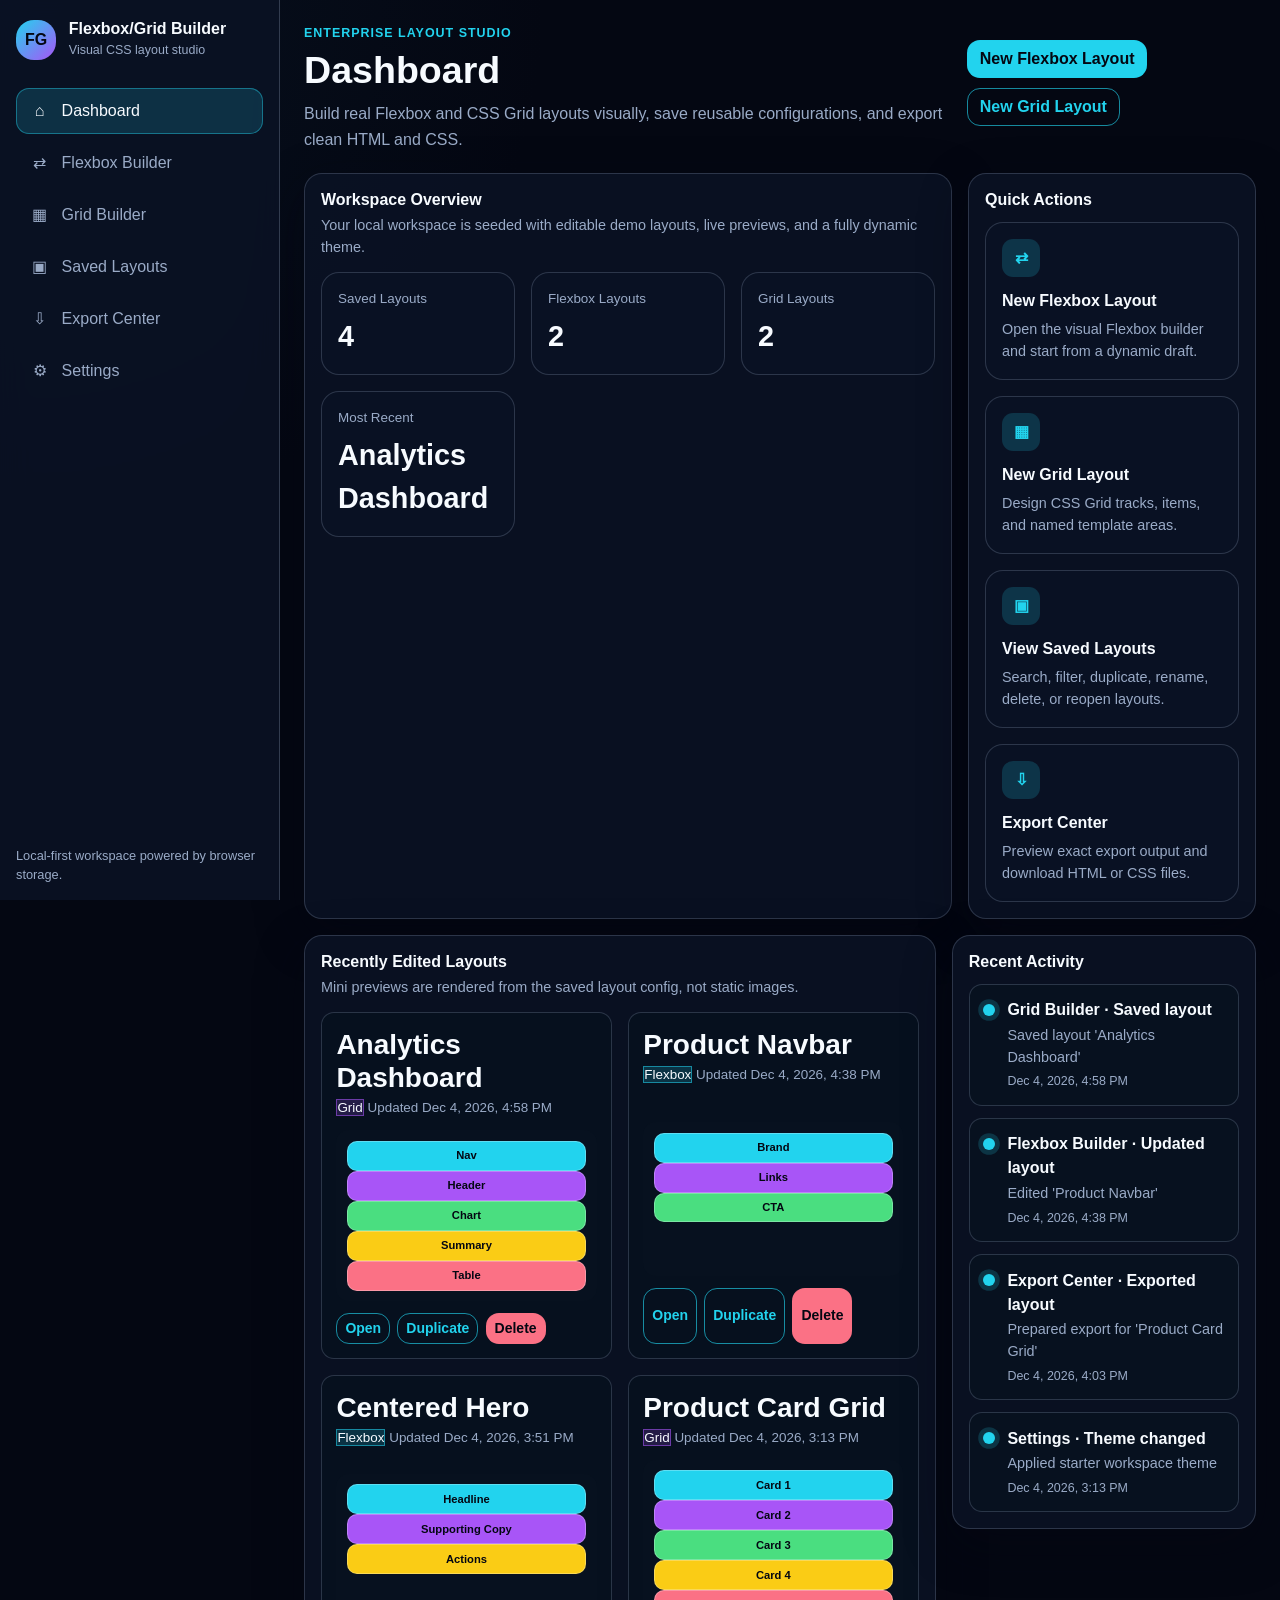
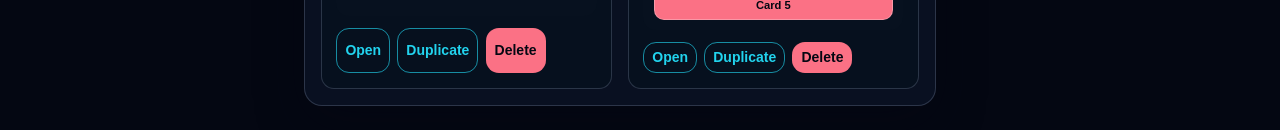
<file: index.html>
<!doctype html>
<html lang="en">
  <head>
    <meta charset="utf-8" />
    <meta name="viewport" content="width=device-width, initial-scale=1" />
    <title>Flexbox/Grid Builder | Dashboard</title>
    <link rel="icon" type="image/svg+xml" href="assets/favicon.svg" />
    <link rel="preconnect" href="https://fonts.googleapis.com" />
    <link rel="preconnect" href="https://fonts.gstatic.com" crossorigin />
    <link rel="stylesheet" href="https://fonts.googleapis.com/css2?family=Onest:wght@400;500;600;700&display=swap" />
    <meta
      name="description"
      content="An interactive browser-based Flexbox/Grid layout builder with live preview, real-time HTML/CSS export, saved layouts, and a fully dynamic, user-customizable theme system."
    />
    <link rel="canonical" href="https://fazal305.github.io/flexbox-grid-builder/" />
    <meta property="og:type" content="website" />
    <meta property="og:url" content="https://fazal305.github.io/flexbox-grid-builder/" />
    <meta property="og:title" content="Flexbox/Grid Builder | Dashboard" />
    <meta
      property="og:description"
      content="An interactive browser-based Flexbox/Grid layout builder with live preview, real-time HTML/CSS export, saved layouts, and a fully dynamic, user-customizable theme system."
    />
    <meta name="twitter:card" content="summary_large_image" />
    <meta name="twitter:title" content="Flexbox/Grid Builder | Dashboard" />
    <meta
      name="twitter:description"
      content="An interactive browser-based Flexbox/Grid layout builder with live preview, real-time HTML/CSS export, saved layouts, and a fully dynamic, user-customizable theme system."
    />
    <link
      href="https://cdn.jsdelivr.net/npm/bootstrap@5.3.3/dist/css/bootstrap.min.css"
      rel="stylesheet"
    />
    <link href="styles.css" rel="stylesheet" />
    <link href="css/dashboard.css" rel="stylesheet" />
  </head>
  <body data-page="dashboard">
    <div class="app-shell">
      <main class="app-main">
        <header class="page-header">
          <div>
            <p class="page-kicker">Enterprise layout studio</p>
            <h1 class="page-title">Dashboard</h1>
            <p class="page-description">
              Build real Flexbox and CSS Grid layouts visually, save reusable
              configurations, and export clean HTML and CSS.
            </p>
          </div>
          <div class="hero-actions">
            <a class="btn btn-theme" href="flexbox-builder.html"
              >New Flexbox Layout</a
            >
            <a class="btn btn-outline-theme" href="grid-builder.html"
              >New Grid Layout</a
            >
          </div>
        </header>

        <section class="dashboard-hero">
          <div class="card-panel">
            <div class="panel-inner">
              <h2 class="panel-title">Workspace Overview</h2>
              <p class="panel-subtitle">
                Your local workspace is seeded with editable demo layouts, live
                previews, and a fully dynamic theme.
              </p>
              <div class="stat-grid" id="dashboardStats"></div>
            </div>
          </div>

          <div class="card-panel">
            <div class="panel-inner">
              <h2 class="panel-title">Quick Actions</h2>
              <div class="action-grid" id="quickActions"></div>
            </div>
          </div>
        </section>

        <section class="dashboard-columns">
          <div class="card-panel">
            <div class="panel-inner">
              <h2 class="panel-title">Recently Edited Layouts</h2>
              <p class="panel-subtitle">
                Mini previews are rendered from the saved layout config, not
                static images.
              </p>
              <div class="recent-layouts-grid" id="recentLayouts"></div>
            </div>
          </div>

          <div class="card-panel">
            <div class="panel-inner">
              <h2 class="panel-title">Recent Activity</h2>
              <ul class="activity-list" id="activityLog"></ul>
            </div>
          </div>
        </section>
      </main>
    </div>

    <script src="https://code.jquery.com/jquery-3.7.1.min.js"></script>
    <script src="https://cdn.jsdelivr.net/npm/bootstrap@5.3.3/dist/js/bootstrap.bundle.min.js"></script>
    <script src="js/shared.js"></script>
    <script src="js/dashboard.js"></script>
  </body>
</html>
</file>
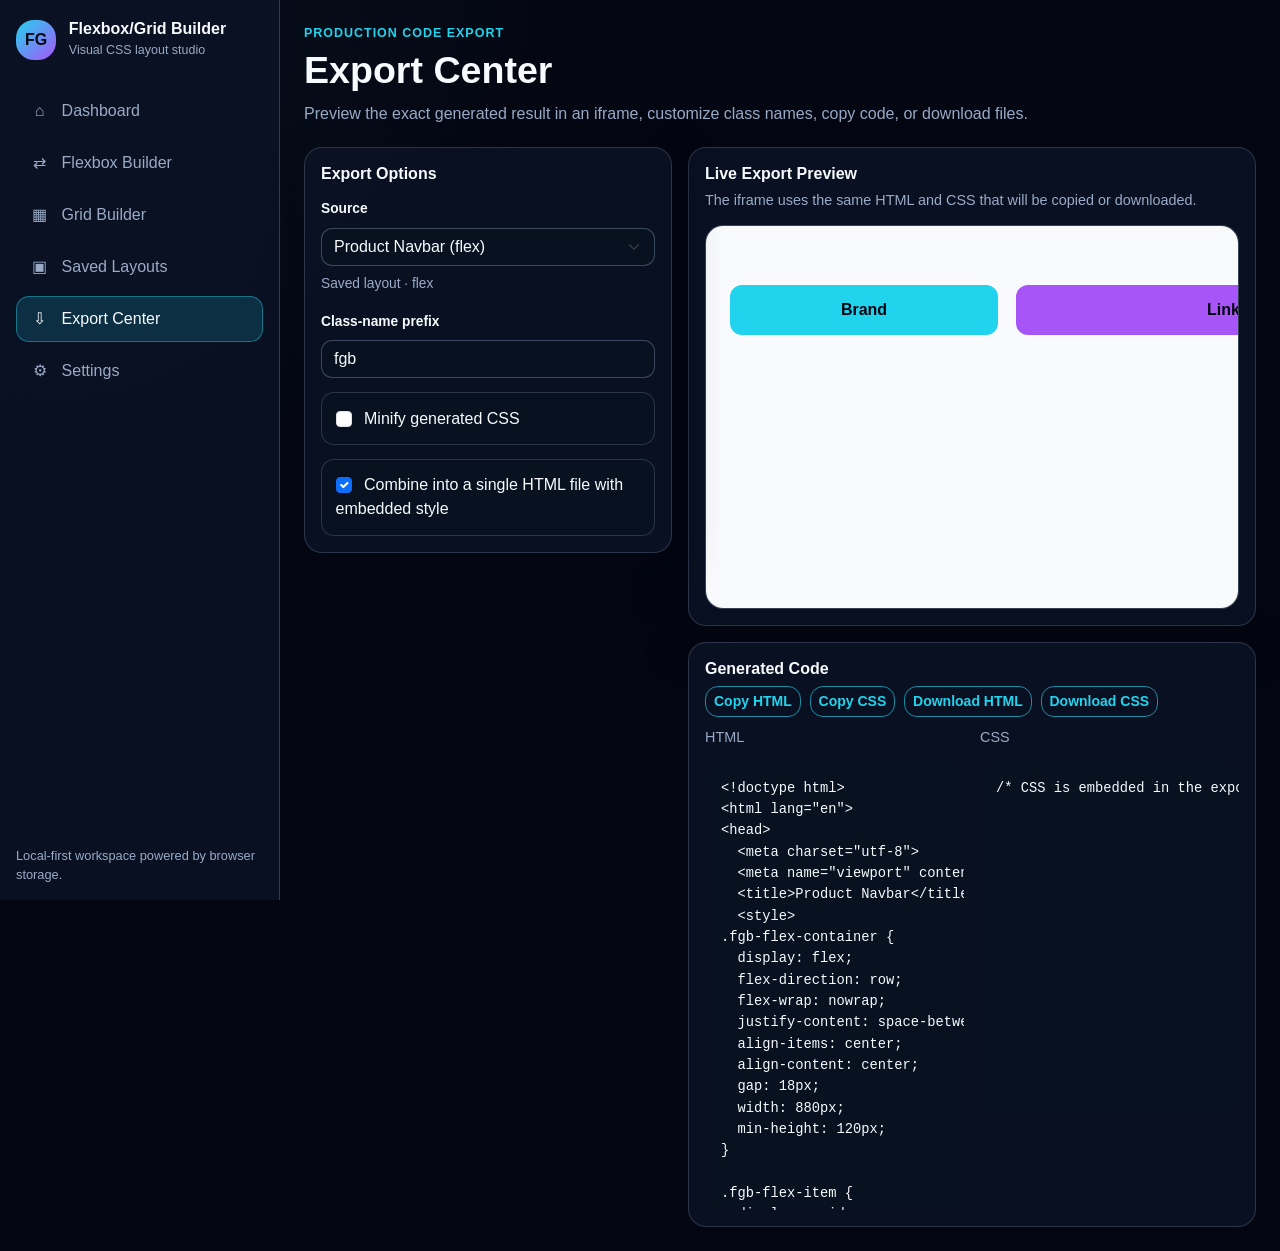
<file: export.html>
<!doctype html>
<html lang="en">
  <head>
    <meta charset="utf-8" />
    <meta name="viewport" content="width=device-width, initial-scale=1" />
    <title>Flexbox/Grid Builder | Export Center</title>
    <link rel="icon" type="image/svg+xml" href="assets/favicon.svg" />
    <link rel="preconnect" href="https://fonts.googleapis.com" />
    <link rel="preconnect" href="https://fonts.gstatic.com" crossorigin />
    <link rel="stylesheet" href="https://fonts.googleapis.com/css2?family=Onest:wght@400;500;600;700&display=swap" />
    <meta
      name="description"
      content="Preview your generated Flexbox or Grid layout in a live iframe, customize class names, copy the HTML and CSS, or download the files directly."
    />
    <link rel="canonical" href="https://fazal305.github.io/flexbox-grid-builder/export.html" />
    <meta property="og:type" content="website" />
    <meta property="og:url" content="https://fazal305.github.io/flexbox-grid-builder/export.html" />
    <meta property="og:title" content="Flexbox/Grid Builder | Export Center" />
    <meta
      property="og:description"
      content="Preview your generated Flexbox or Grid layout in a live iframe, customize class names, copy the HTML and CSS, or download the files directly."
    />
    <meta name="twitter:card" content="summary_large_image" />
    <meta name="twitter:title" content="Flexbox/Grid Builder | Export Center" />
    <meta
      name="twitter:description"
      content="Preview your generated Flexbox or Grid layout in a live iframe, customize class names, copy the HTML and CSS, or download the files directly."
    />
    <link
      href="https://cdn.jsdelivr.net/npm/bootstrap@5.3.3/dist/css/bootstrap.min.css"
      rel="stylesheet"
    />
    <link href="styles.css" rel="stylesheet" />
    <link href="css/export.css" rel="stylesheet" />
  </head>
  <body data-page="export">
    <div class="app-shell">
      <main class="app-main">
        <header class="page-header">
          <div>
            <p class="page-kicker">Production code export</p>
            <h1 class="page-title">Export Center</h1>
            <p class="page-description">
              Preview the exact generated result in an iframe, customize class
              names, copy code, or download files.
            </p>
          </div>
        </header>

        <section class="export-layout">
          <aside class="card-panel export-options">
            <div class="panel-inner">
              <h2 class="panel-title">Export Options</h2>
              <div id="exportOptions" class="export-option-grid"></div>
            </div>
          </aside>

          <div class="export-preview-stack">
            <div class="card-panel">
              <div class="panel-inner">
                <h2 class="panel-title">Live Export Preview</h2>
                <p class="panel-subtitle">
                  The iframe uses the same HTML and CSS that will be copied or
                  downloaded.
                </p>
                <div class="export-frame-wrap">
                  <iframe
                    class="export-frame"
                    id="exportPreviewFrame"
                    title="Export preview"
                  ></iframe>
                </div>
              </div>
            </div>

            <div class="card-panel">
              <div class="panel-inner">
                <div
                  class="d-flex flex-wrap justify-content-between align-items-center gap-2 mb-3"
                >
                  <h2 class="panel-title mb-0">Generated Code</h2>
                  <div class="export-actions">
                    <button
                      class="btn btn-outline-theme btn-sm"
                      id="copyExportHtmlBtn"
                      type="button"
                    >
                      Copy HTML
                    </button>
                    <button
                      class="btn btn-outline-theme btn-sm"
                      id="copyExportCssBtn"
                      type="button"
                    >
                      Copy CSS
                    </button>
                    <button
                      class="btn btn-outline-theme btn-sm"
                      id="downloadHtmlBtn"
                      type="button"
                    >
                      Download HTML
                    </button>
                    <button
                      class="btn btn-outline-theme btn-sm"
                      id="downloadCssBtn"
                      type="button"
                    >
                      Download CSS
                    </button>
                  </div>
                </div>
                <div class="export-code-grid">
                  <div>
                    <p class="panel-subtitle">HTML</p>
                    <pre class="code-panel" id="exportHtmlCode"></pre>
                  </div>
                  <div>
                    <p class="panel-subtitle">CSS</p>
                    <pre class="code-panel" id="exportCssCode"></pre>
                  </div>
                </div>
              </div>
            </div>
          </div>
        </section>
      </main>
    </div>

    <script src="https://code.jquery.com/jquery-3.7.1.min.js"></script>
    <script src="https://cdn.jsdelivr.net/npm/bootstrap@5.3.3/dist/js/bootstrap.bundle.min.js"></script>
    <script src="js/shared.js"></script>
    <script src="js/export.js"></script>
  </body>
</html>
</file>
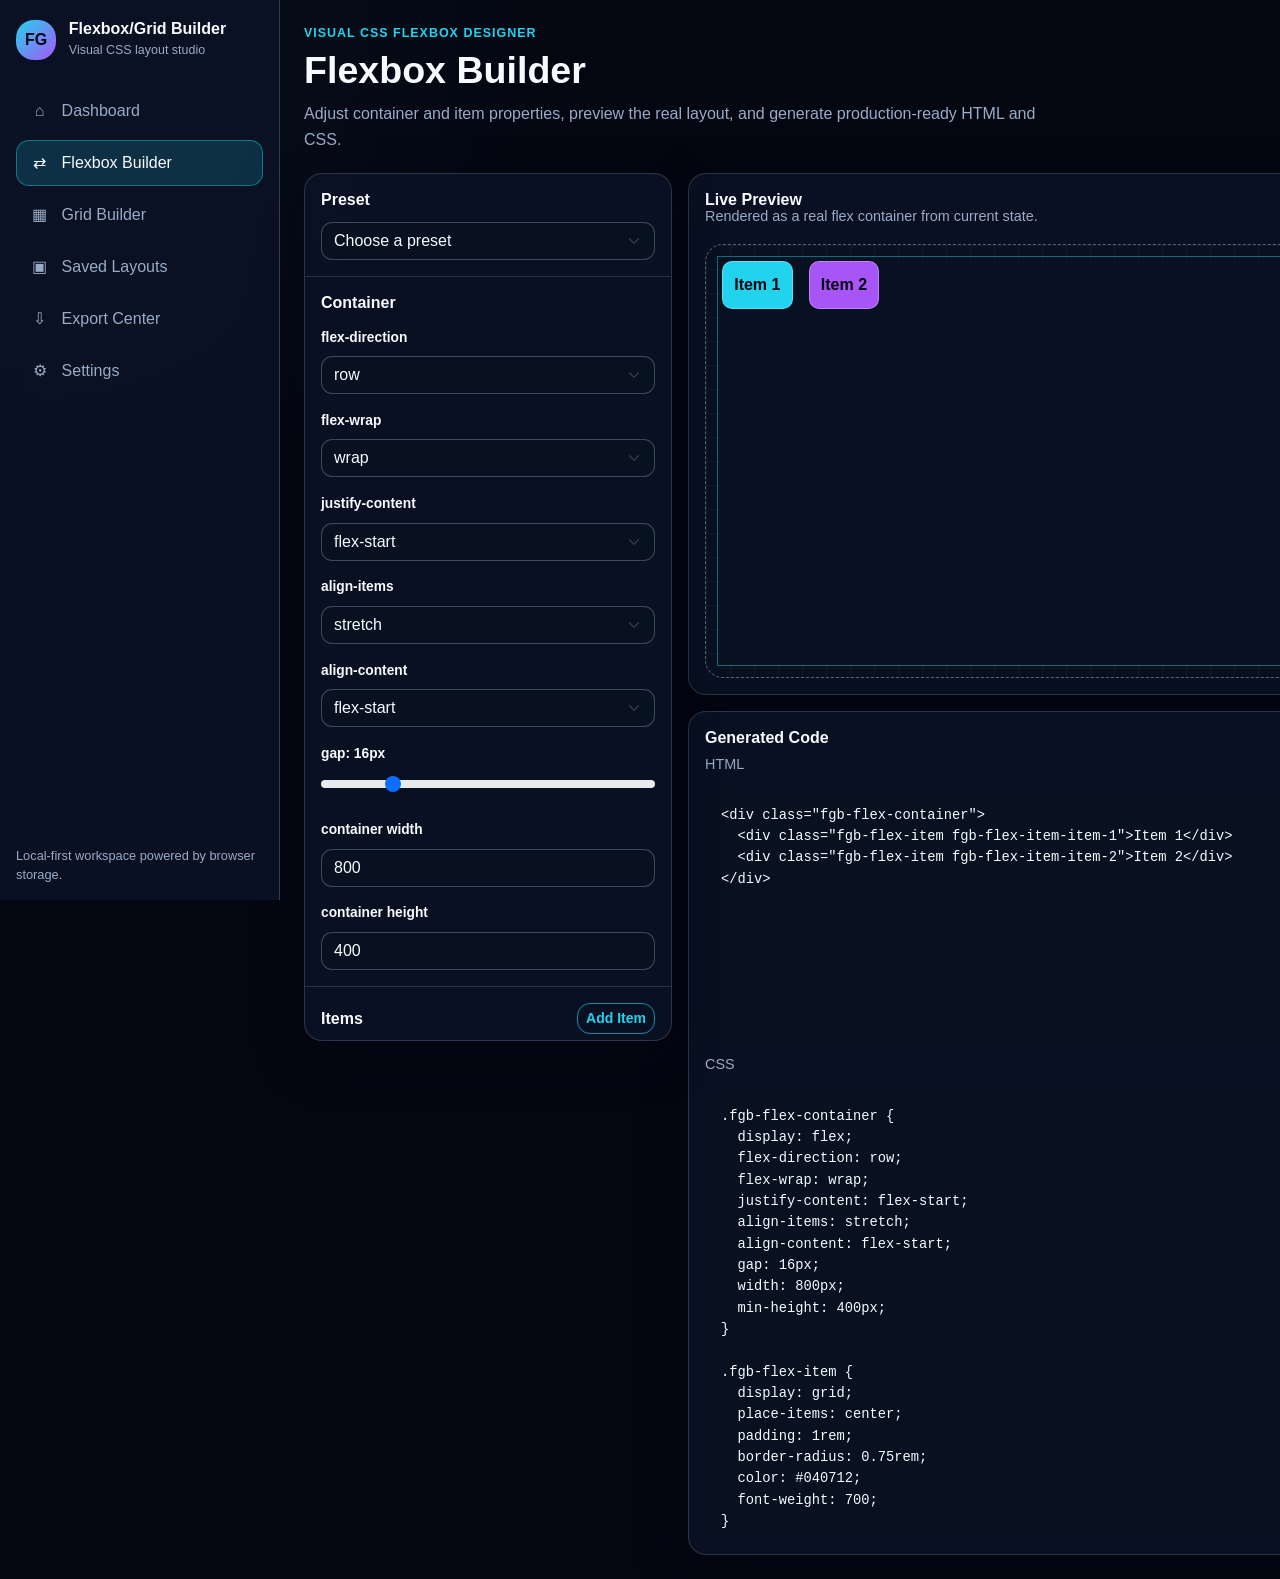
<file: flexbox-builder.html>
<!doctype html>
<html lang="en">
  <head>
    <meta charset="utf-8" />
    <meta name="viewport" content="width=device-width, initial-scale=1" />
    <title>Flexbox/Grid Builder | Flexbox Builder</title>
    <link rel="icon" type="image/svg+xml" href="assets/favicon.svg" />
    <link rel="preconnect" href="https://fonts.googleapis.com" />
    <link rel="preconnect" href="https://fonts.gstatic.com" crossorigin />
    <link rel="stylesheet" href="https://fonts.googleapis.com/css2?family=Onest:wght@400;500;600;700&display=swap" />
    <meta
      name="description"
      content="Visually design CSS Flexbox layouts: adjust container and item properties, preview the real flex layout live, and generate production-ready HTML and CSS."
    />
    <link rel="canonical" href="https://fazal305.github.io/flexbox-grid-builder/flexbox-builder.html" />
    <meta property="og:type" content="website" />
    <meta property="og:url" content="https://fazal305.github.io/flexbox-grid-builder/flexbox-builder.html" />
    <meta property="og:title" content="Flexbox/Grid Builder | Flexbox Builder" />
    <meta
      property="og:description"
      content="Visually design CSS Flexbox layouts: adjust container and item properties, preview the real flex layout live, and generate production-ready HTML and CSS."
    />
    <meta name="twitter:card" content="summary_large_image" />
    <meta name="twitter:title" content="Flexbox/Grid Builder | Flexbox Builder" />
    <meta
      name="twitter:description"
      content="Visually design CSS Flexbox layouts: adjust container and item properties, preview the real flex layout live, and generate production-ready HTML and CSS."
    />
    <link
      href="https://cdn.jsdelivr.net/npm/bootstrap@5.3.3/dist/css/bootstrap.min.css"
      rel="stylesheet"
    />
    <link href="styles.css" rel="stylesheet" />
    <link href="css/flexbox-builder.css" rel="stylesheet" />
  </head>
  <body data-page="flexbox">
    <div class="app-shell">
      <main class="app-main">
        <header class="page-header">
          <div>
            <p class="page-kicker">Visual CSS Flexbox designer</p>
            <h1 class="page-title">Flexbox Builder</h1>
            <p class="page-description">
              Adjust container and item properties, preview the real layout, and
              generate production-ready HTML and CSS.
            </p>
          </div>
        </header>

        <section class="builder-layout">
          <aside class="card-panel controls-panel">
            <div class="control-section">
              <h2 class="panel-title">Preset</h2>
              <select class="form-select" id="flexPresetSelect"></select>
            </div>

            <div class="control-section">
              <h2 class="panel-title">Container</h2>
              <div class="control-grid" id="flexContainerControls"></div>
            </div>

            <div class="control-section">
              <div
                class="d-flex justify-content-between align-items-center gap-2 mb-3"
              >
                <h2 class="panel-title mb-0">Items</h2>
                <button
                  class="btn btn-outline-theme btn-sm"
                  id="addFlexItemBtn"
                  type="button"
                >
                  Add Item
                </button>
              </div>
              <div class="flex-item-controls" id="flexItemControls"></div>
            </div>

            <div class="control-section">
              <div class="builder-save-row">
                <button class="btn btn-theme" id="saveFlexBtn" type="button">
                  Save as Layout
                </button>
                <button
                  class="btn btn-outline-theme"
                  id="resetFlexBtn"
                  type="button"
                >
                  Reset Builder
                </button>
              </div>
            </div>
          </aside>

          <div class="content-grid">
            <div class="card-panel">
              <div class="panel-inner">
                <div class="flex-toolbar">
                  <div>
                    <h2 class="panel-title mb-1">Live Preview</h2>
                    <p class="panel-subtitle mb-0">
                      Rendered as a real flex container from current state.
                    </p>
                  </div>
                  <div class="flex-toolbar-group">
                    <button
                      class="btn btn-outline-theme btn-sm"
                      id="copyFlexHtmlBtn"
                      type="button"
                    >
                      Copy HTML
                    </button>
                    <button
                      class="btn btn-outline-theme btn-sm"
                      id="copyFlexCssBtn"
                      type="button"
                    >
                      Copy CSS
                    </button>
                  </div>
                </div>
                <div class="preview-stage mt-3">
                  <div id="flexPreview"></div>
                </div>
              </div>
            </div>

            <div class="card-panel">
              <div class="panel-inner">
                <h2 class="panel-title">Generated Code</h2>
                <div class="flex-code-layout">
                  <div>
                    <p class="panel-subtitle">HTML</p>
                    <pre class="code-panel" id="flexHtmlCode"></pre>
                  </div>
                  <div>
                    <p class="panel-subtitle">CSS</p>
                    <pre class="code-panel" id="flexCssCode"></pre>
                  </div>
                </div>
              </div>
            </div>
          </div>
        </section>
      </main>
    </div>

    <script src="https://code.jquery.com/jquery-3.7.1.min.js"></script>
    <script src="https://cdn.jsdelivr.net/npm/bootstrap@5.3.3/dist/js/bootstrap.bundle.min.js"></script>
    <script src="js/shared.js"></script>
    <script src="js/flexbox-builder.js"></script>
  </body>
</html>
</file>
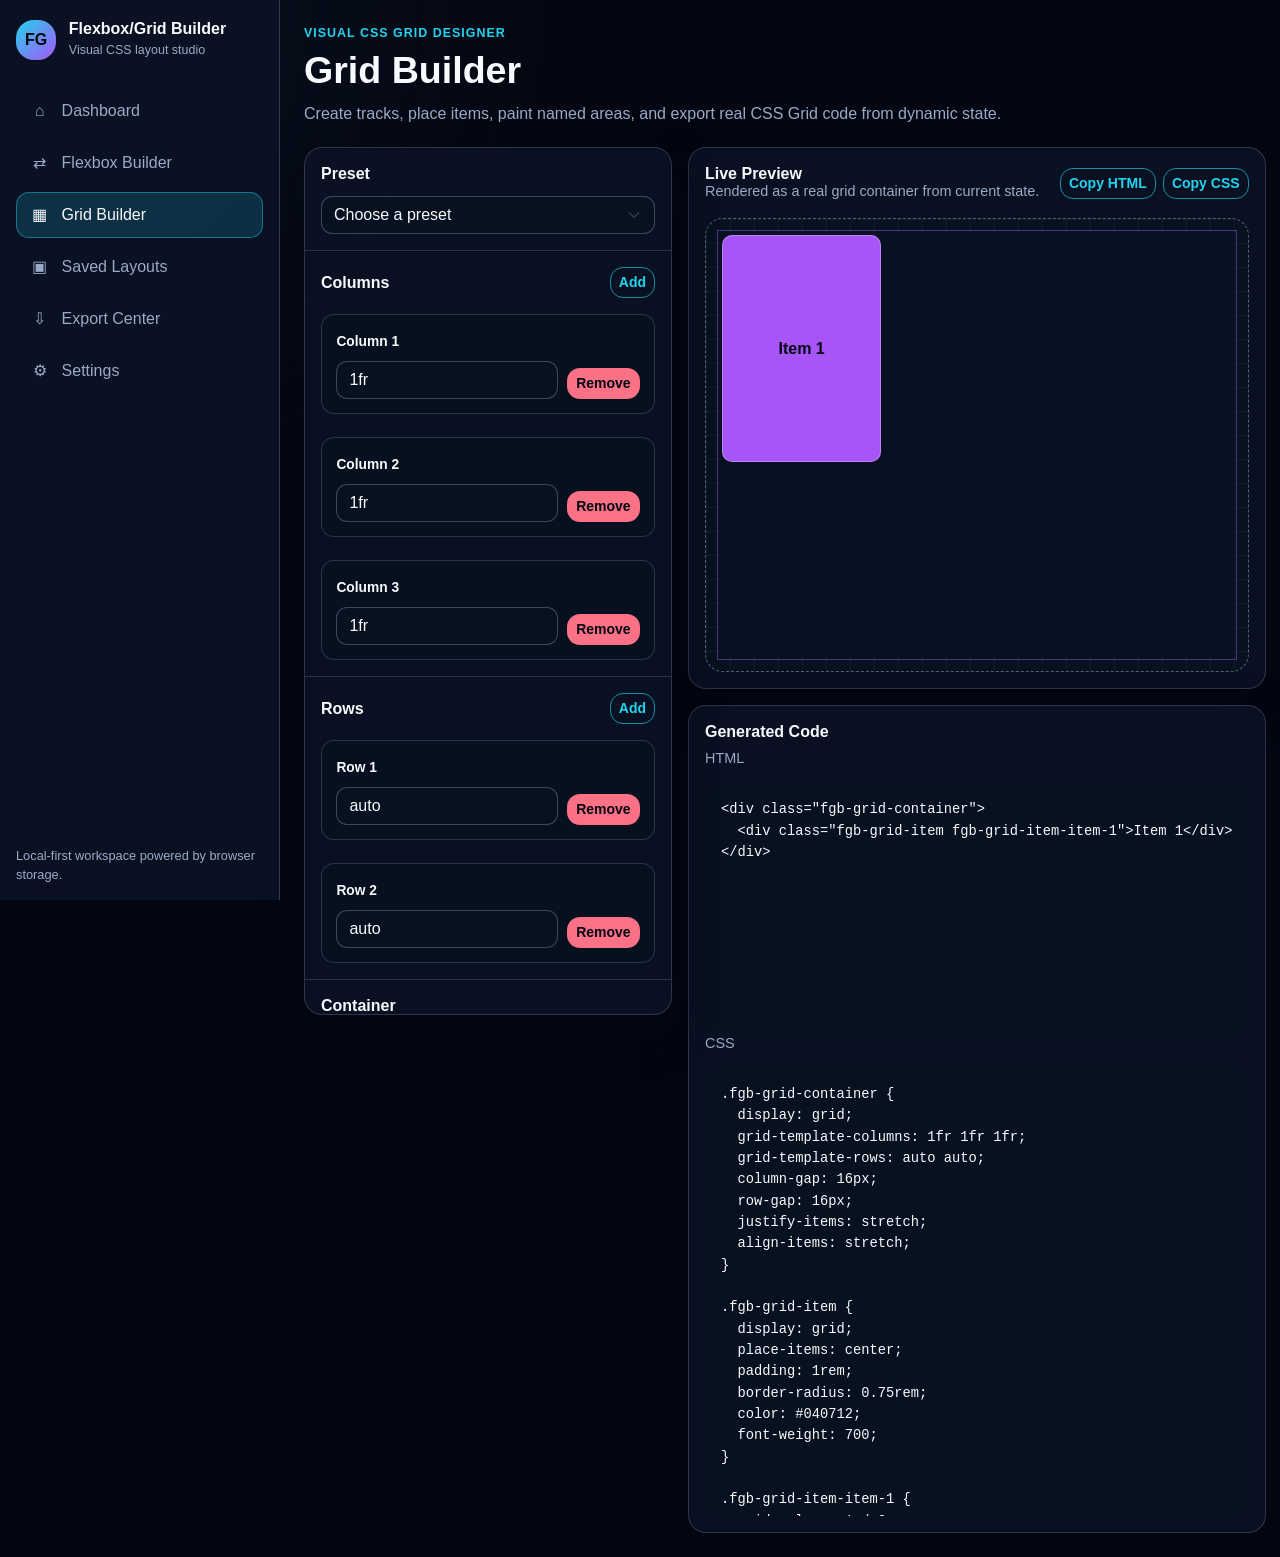
<file: grid-builder.html>
<!doctype html>
<html lang="en">
  <head>
    <meta charset="utf-8" />
    <meta name="viewport" content="width=device-width, initial-scale=1" />
    <title>Flexbox/Grid Builder | Grid Builder</title>
    <link rel="icon" type="image/svg+xml" href="assets/favicon.svg" />
    <link rel="preconnect" href="https://fonts.googleapis.com" />
    <link rel="preconnect" href="https://fonts.gstatic.com" crossorigin />
    <link rel="stylesheet" href="https://fonts.googleapis.com/css2?family=Onest:wght@400;500;600;700&display=swap" />
    <meta
      name="description"
      content="Visually design CSS Grid layouts: create column and row tracks, place items, paint named template areas, and export real CSS Grid code from dynamic state."
    />
    <link rel="canonical" href="https://fazal305.github.io/flexbox-grid-builder/grid-builder.html" />
    <meta property="og:type" content="website" />
    <meta property="og:url" content="https://fazal305.github.io/flexbox-grid-builder/grid-builder.html" />
    <meta property="og:title" content="Flexbox/Grid Builder | Grid Builder" />
    <meta
      property="og:description"
      content="Visually design CSS Grid layouts: create column and row tracks, place items, paint named template areas, and export real CSS Grid code from dynamic state."
    />
    <meta name="twitter:card" content="summary_large_image" />
    <meta name="twitter:title" content="Flexbox/Grid Builder | Grid Builder" />
    <meta
      name="twitter:description"
      content="Visually design CSS Grid layouts: create column and row tracks, place items, paint named template areas, and export real CSS Grid code from dynamic state."
    />
    <link
      href="https://cdn.jsdelivr.net/npm/bootstrap@5.3.3/dist/css/bootstrap.min.css"
      rel="stylesheet"
    />
    <link href="styles.css" rel="stylesheet" />
    <link href="css/grid-builder.css" rel="stylesheet" />
  </head>
  <body data-page="grid">
    <div class="app-shell">
      <main class="app-main">
        <header class="page-header">
          <div>
            <p class="page-kicker">Visual CSS Grid designer</p>
            <h1 class="page-title">Grid Builder</h1>
            <p class="page-description">
              Create tracks, place items, paint named areas, and export real CSS
              Grid code from dynamic state.
            </p>
          </div>
        </header>

        <section class="builder-layout">
          <aside class="card-panel controls-panel">
            <div class="control-section">
              <h2 class="panel-title">Preset</h2>
              <select class="form-select" id="gridPresetSelect"></select>
            </div>

            <div class="control-section">
              <div
                class="d-flex justify-content-between align-items-center gap-2 mb-3"
              >
                <h2 class="panel-title mb-0">Columns</h2>
                <button
                  class="btn btn-outline-theme btn-sm"
                  id="addColumnBtn"
                  type="button"
                >
                  Add
                </button>
              </div>
              <div class="track-list" id="columnTracks"></div>
            </div>

            <div class="control-section">
              <div
                class="d-flex justify-content-between align-items-center gap-2 mb-3"
              >
                <h2 class="panel-title mb-0">Rows</h2>
                <button
                  class="btn btn-outline-theme btn-sm"
                  id="addRowBtn"
                  type="button"
                >
                  Add
                </button>
              </div>
              <div class="track-list" id="rowTracks"></div>
            </div>

            <div class="control-section">
              <h2 class="panel-title">Container</h2>
              <div class="control-grid" id="gridContainerControls"></div>
            </div>

            <div class="control-section">
              <h2 class="panel-title">Template Area Painter</h2>
              <div class="area-name-row mb-2">
                <input
                  class="form-control"
                  id="areaNameInput"
                  placeholder="area name, e.g. header"
                />
                <button
                  class="btn btn-outline-theme"
                  id="clearAreasBtn"
                  type="button"
                >
                  Clear
                </button>
              </div>
              <div class="grid-painter" id="gridPainter"></div>
            </div>

            <div class="control-section">
              <div
                class="d-flex justify-content-between align-items-center gap-2 mb-3"
              >
                <h2 class="panel-title mb-0">Items</h2>
                <button
                  class="btn btn-outline-theme btn-sm"
                  id="addGridItemBtn"
                  type="button"
                >
                  Add Item
                </button>
              </div>
              <div class="grid-item-controls" id="gridItemControls"></div>
            </div>

            <div class="control-section">
              <div class="builder-save-row">
                <button class="btn btn-theme" id="saveGridBtn" type="button">
                  Save as Layout
                </button>
                <button
                  class="btn btn-outline-theme"
                  id="resetGridBtn"
                  type="button"
                >
                  Reset Builder
                </button>
              </div>
            </div>
          </aside>

          <div class="content-grid">
            <div class="card-panel">
              <div class="panel-inner">
                <div class="grid-toolbar">
                  <div>
                    <h2 class="panel-title mb-1">Live Preview</h2>
                    <p class="panel-subtitle mb-0">
                      Rendered as a real grid container from current state.
                    </p>
                  </div>
                  <div class="grid-toolbar-group">
                    <button
                      class="btn btn-outline-theme btn-sm"
                      id="copyGridHtmlBtn"
                      type="button"
                    >
                      Copy HTML
                    </button>
                    <button
                      class="btn btn-outline-theme btn-sm"
                      id="copyGridCssBtn"
                      type="button"
                    >
                      Copy CSS
                    </button>
                  </div>
                </div>
                <div class="preview-stage mt-3">
                  <div id="gridPreview"></div>
                </div>
              </div>
            </div>

            <div class="card-panel">
              <div class="panel-inner">
                <h2 class="panel-title">Generated Code</h2>
                <div class="flex-code-layout">
                  <div>
                    <p class="panel-subtitle">HTML</p>
                    <pre class="code-panel" id="gridHtmlCode"></pre>
                  </div>
                  <div>
                    <p class="panel-subtitle">CSS</p>
                    <pre class="code-panel" id="gridCssCode"></pre>
                  </div>
                </div>
              </div>
            </div>
          </div>
        </section>
      </main>
    </div>

    <script src="https://code.jquery.com/jquery-3.7.1.min.js"></script>
    <script src="https://cdn.jsdelivr.net/npm/bootstrap@5.3.3/dist/js/bootstrap.bundle.min.js"></script>
    <script src="js/shared.js"></script>
    <script src="js/grid-builder.js"></script>
  </body>
</html>
</file>
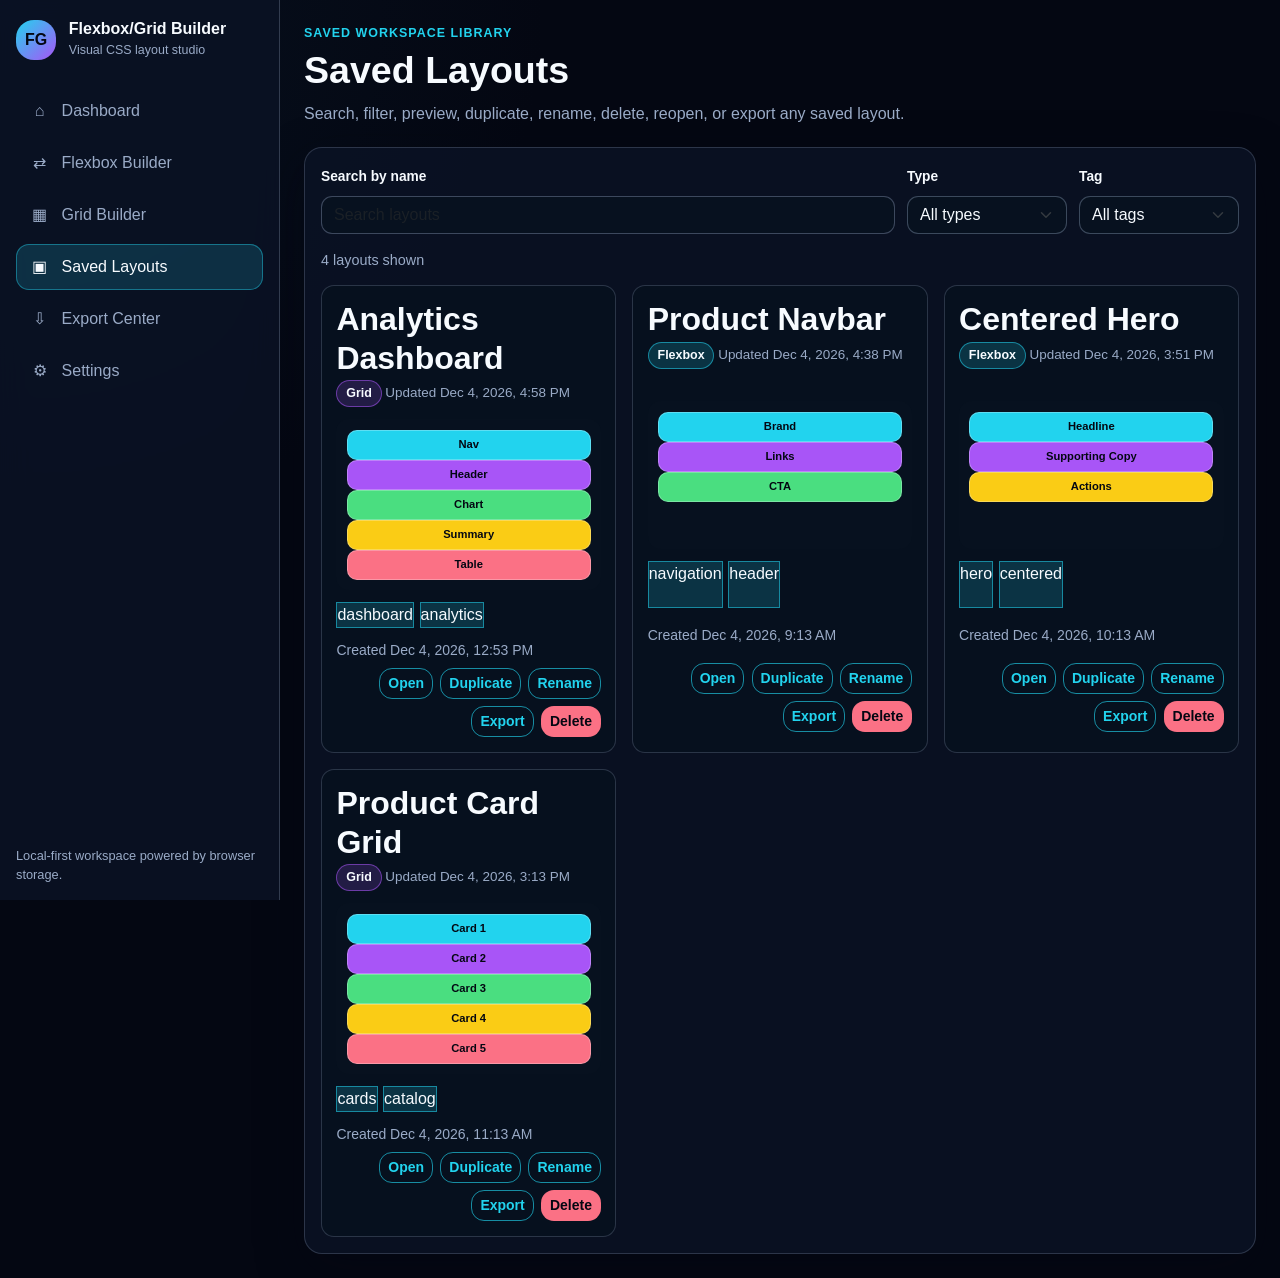
<file: saved-layouts.html>
<!doctype html>
<html lang="en">
  <head>
    <meta charset="utf-8" />
    <meta name="viewport" content="width=device-width, initial-scale=1" />
    <title>Flexbox/Grid Builder | Saved Layouts</title>
    <link rel="icon" type="image/svg+xml" href="assets/favicon.svg" />
    <link rel="preconnect" href="https://fonts.googleapis.com" />
    <link rel="preconnect" href="https://fonts.gstatic.com" crossorigin />
    <link rel="stylesheet" href="https://fonts.googleapis.com/css2?family=Onest:wght@400;500;600;700&display=swap" />
    <meta
      name="description"
      content="Browse, search, and filter your saved Flexbox and Grid layouts by name, type, or tag, then preview, duplicate, rename, delete, reopen, or export any layout."
    />
    <link rel="canonical" href="https://fazal305.github.io/flexbox-grid-builder/saved-layouts.html" />
    <meta property="og:type" content="website" />
    <meta property="og:url" content="https://fazal305.github.io/flexbox-grid-builder/saved-layouts.html" />
    <meta property="og:title" content="Flexbox/Grid Builder | Saved Layouts" />
    <meta
      property="og:description"
      content="Browse, search, and filter your saved Flexbox and Grid layouts by name, type, or tag, then preview, duplicate, rename, delete, reopen, or export any layout."
    />
    <meta name="twitter:card" content="summary_large_image" />
    <meta name="twitter:title" content="Flexbox/Grid Builder | Saved Layouts" />
    <meta
      name="twitter:description"
      content="Browse, search, and filter your saved Flexbox and Grid layouts by name, type, or tag, then preview, duplicate, rename, delete, reopen, or export any layout."
    />
    <link
      href="https://cdn.jsdelivr.net/npm/bootstrap@5.3.3/dist/css/bootstrap.min.css"
      rel="stylesheet"
    />
    <link href="styles.css" rel="stylesheet" />
    <link href="css/saved-layouts.css" rel="stylesheet" />
  </head>
  <body data-page="saved">
    <div class="app-shell">
      <main class="app-main">
        <header class="page-header">
          <div>
            <p class="page-kicker">Saved workspace library</p>
            <h1 class="page-title">Saved Layouts</h1>
            <p class="page-description">
              Search, filter, preview, duplicate, rename, delete, reopen, or
              export any saved layout.
            </p>
          </div>
        </header>

        <section class="card-panel">
          <div class="panel-inner">
            <div class="saved-toolbar">
              <div>
                <label class="form-label" for="layoutSearch"
                  >Search by name</label
                >
                <input
                  class="form-control"
                  id="layoutSearch"
                  placeholder="Search layouts"
                />
              </div>
              <div>
                <label class="form-label" for="typeFilter">Type</label>
                <select class="form-select" id="typeFilter">
                  <option value="">All types</option>
                  <option value="flex">Flexbox</option>
                  <option value="grid">Grid</option>
                </select>
              </div>
              <div>
                <label class="form-label" for="tagFilter">Tag</label>
                <select class="form-select" id="tagFilter">
                  <option value="">All tags</option>
                </select>
              </div>
            </div>
            <p class="filter-summary" id="filterSummary"></p>
            <div class="saved-layouts-grid" id="savedLayoutsGrid"></div>
          </div>
        </section>
      </main>
    </div>

    <script src="https://code.jquery.com/jquery-3.7.1.min.js"></script>
    <script src="https://cdn.jsdelivr.net/npm/bootstrap@5.3.3/dist/js/bootstrap.bundle.min.js"></script>
    <script src="js/shared.js"></script>
    <script src="js/saved-layouts.js"></script>
  </body>
</html>
</file>
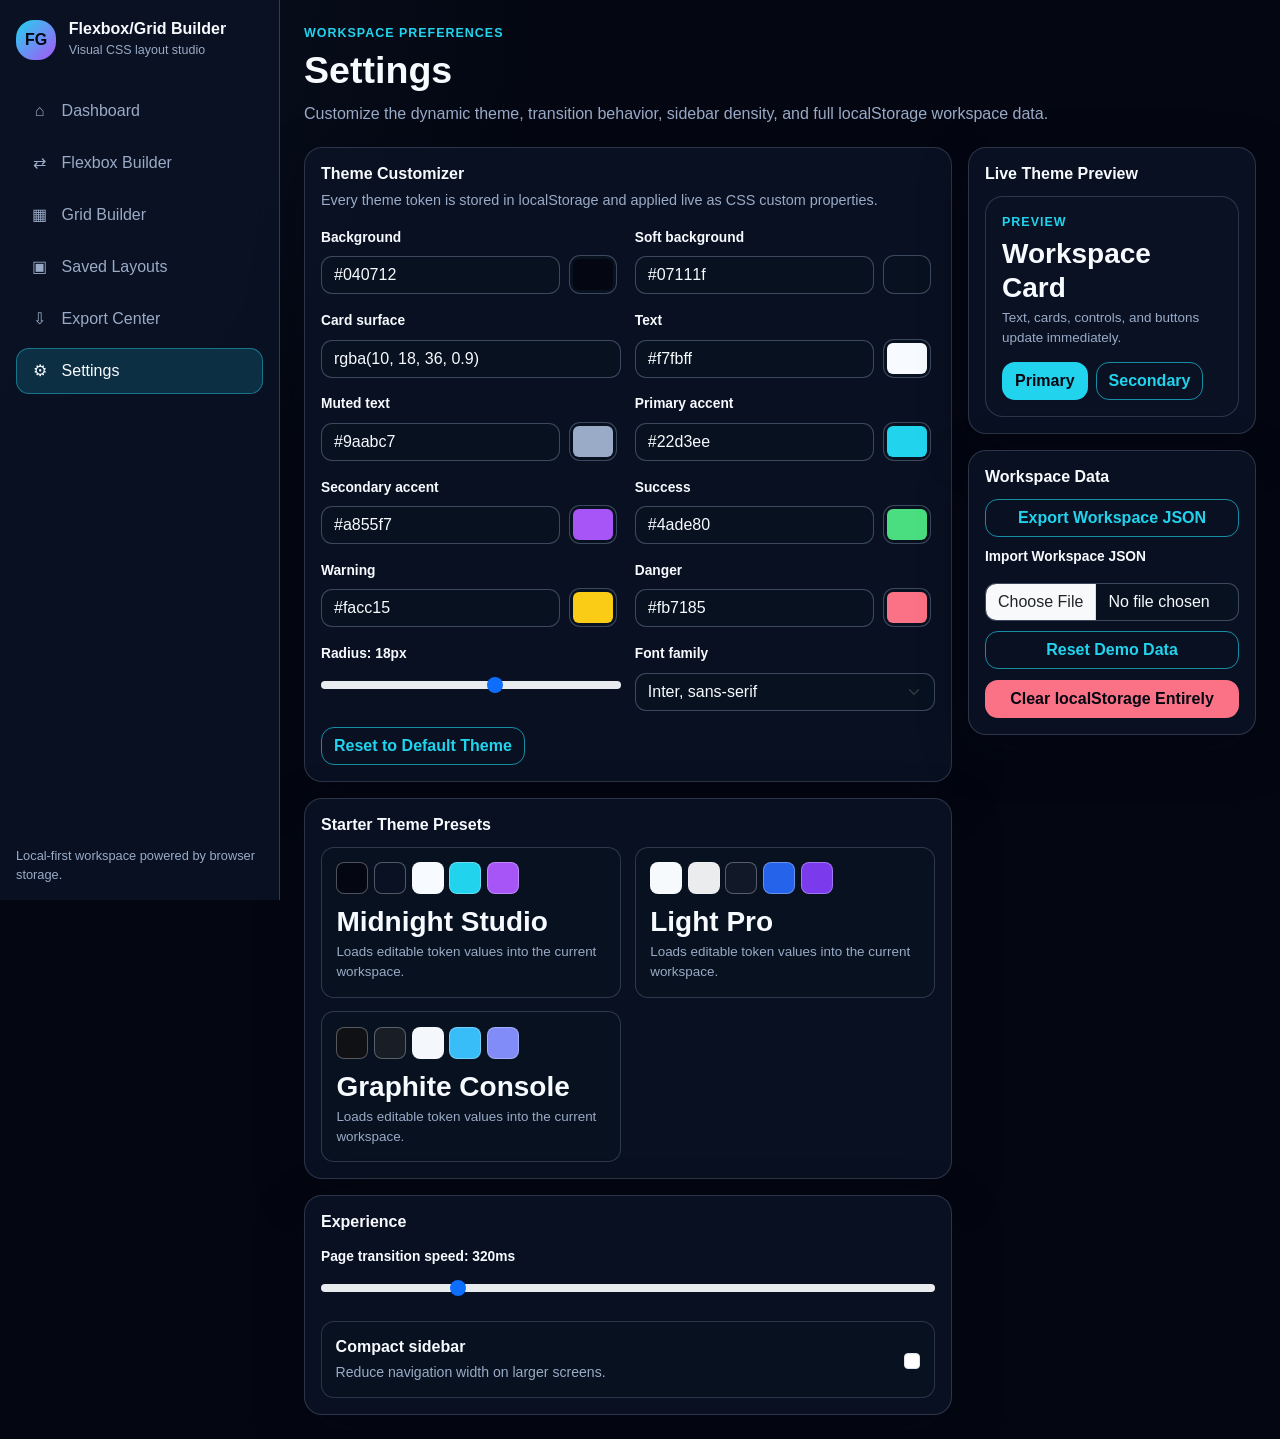
<file: settings.html>
<!doctype html>
<html lang="en">
  <head>
    <meta charset="utf-8" />
    <meta name="viewport" content="width=device-width, initial-scale=1" />
    <title>Flexbox/Grid Builder | Settings</title>
    <link rel="icon" type="image/svg+xml" href="assets/favicon.svg" />
    <link rel="preconnect" href="https://fonts.googleapis.com" />
    <link rel="preconnect" href="https://fonts.gstatic.com" crossorigin />
    <link rel="stylesheet" href="https://fonts.googleapis.com/css2?family=Onest:wght@400;500;600;700&display=swap" />
    <meta
      name="description"
      content="Customize the dynamic workspace theme, page transition speed, and sidebar density, and manage your full localStorage workspace data with export, import, and reset."
    />
    <link rel="canonical" href="https://fazal305.github.io/flexbox-grid-builder/settings.html" />
    <meta property="og:type" content="website" />
    <meta property="og:url" content="https://fazal305.github.io/flexbox-grid-builder/settings.html" />
    <meta property="og:title" content="Flexbox/Grid Builder | Settings" />
    <meta
      property="og:description"
      content="Customize the dynamic workspace theme, page transition speed, and sidebar density, and manage your full localStorage workspace data with export, import, and reset."
    />
    <meta name="twitter:card" content="summary_large_image" />
    <meta name="twitter:title" content="Flexbox/Grid Builder | Settings" />
    <meta
      name="twitter:description"
      content="Customize the dynamic workspace theme, page transition speed, and sidebar density, and manage your full localStorage workspace data with export, import, and reset."
    />
    <link
      href="https://cdn.jsdelivr.net/npm/bootstrap@5.3.3/dist/css/bootstrap.min.css"
      rel="stylesheet"
    />
    <link href="styles.css" rel="stylesheet" />
    <link href="css/settings.css" rel="stylesheet" />
  </head>
  <body data-page="settings">
    <div class="app-shell">
      <main class="app-main">
        <header class="page-header">
          <div>
            <p class="page-kicker">Workspace preferences</p>
            <h1 class="page-title">Settings</h1>
            <p class="page-description">
              Customize the dynamic theme, transition behavior, sidebar density,
              and full localStorage workspace data.
            </p>
          </div>
        </header>

        <section class="settings-layout">
          <div class="content-grid">
            <div class="card-panel">
              <div class="panel-inner">
                <h2 class="panel-title">Theme Customizer</h2>
                <p class="panel-subtitle">
                  Every theme token is stored in localStorage and applied live
                  as CSS custom properties.
                </p>
                <div class="theme-token-grid" id="themeCustomizer"></div>
              </div>
            </div>

            <div class="card-panel">
              <div class="panel-inner">
                <h2 class="panel-title">Starter Theme Presets</h2>
                <div class="theme-presets-grid" id="themePresets"></div>
              </div>
            </div>

            <div class="card-panel">
              <div class="panel-inner">
                <h2 class="panel-title">Experience</h2>
                <div class="control-grid">
                  <div>
                    <label class="form-label" for="transitionSpeed"
                      >Page transition speed:
                      <span id="transitionSpeedValue"></span
                    ></label>
                    <input
                      class="form-range"
                      id="transitionSpeed"
                      type="range"
                      min="160"
                      max="900"
                      step="20"
                    />
                  </div>
                  <div class="settings-switch-row">
                    <div>
                      <strong>Compact sidebar</strong>
                      <p>Reduce navigation width on larger screens.</p>
                    </div>
                    <input
                      class="form-check-input"
                      type="checkbox"
                      id="compactSidebarToggle"
                    />
                  </div>
                </div>
              </div>
            </div>
          </div>

          <aside class="content-grid">
            <div class="card-panel">
              <div class="panel-inner">
                <h2 class="panel-title">Live Theme Preview</h2>
                <div class="theme-preview-strip">
                  <div class="theme-preview-card">
                    <p class="page-kicker">Preview</p>
                    <h3 class="layout-title">Workspace Card</h3>
                    <p class="layout-meta">
                      Text, cards, controls, and buttons update immediately.
                    </p>
                    <div class="theme-preview-actions">
                      <button class="btn btn-theme" type="button">
                        Primary
                      </button>
                      <button class="btn btn-outline-theme" type="button">
                        Secondary
                      </button>
                    </div>
                  </div>
                </div>
              </div>
            </div>

            <div class="card-panel">
              <div class="panel-inner">
                <h2 class="panel-title">Workspace Data</h2>
                <div class="workspace-actions">
                  <button
                    class="btn btn-outline-theme"
                    id="exportWorkspaceBtn"
                    type="button"
                  >
                    Export Workspace JSON
                  </button>
                  <label class="import-row">
                    <span class="form-label">Import Workspace JSON</span>
                    <input
                      class="form-control"
                      id="importWorkspaceInput"
                      type="file"
                      accept="application/json"
                    />
                  </label>
                  <button
                    class="btn btn-outline-theme"
                    id="resetDemoBtn"
                    type="button"
                  >
                    Reset Demo Data
                  </button>
                  <button
                    class="btn btn-danger-theme"
                    id="clearWorkspaceBtn"
                    type="button"
                  >
                    Clear localStorage Entirely
                  </button>
                </div>
              </div>
            </div>
          </aside>
        </section>
      </main>
    </div>

    <script src="https://code.jquery.com/jquery-3.7.1.min.js"></script>
    <script src="https://cdn.jsdelivr.net/npm/bootstrap@5.3.3/dist/js/bootstrap.bundle.min.js"></script>
    <script src="js/shared.js"></script>
    <script src="js/settings.js"></script>
  </body>
</html>
</file>
<file: styles.css>
:root {
  --bg: #040712;
  --bg-soft: #07111f;
  --card: rgba(10, 18, 36, 0.9);
  --text: #f7fbff;
  --muted: #9aabc7;
  --primary: #22d3ee;
  --secondary: #a855f7;
  --success: #4ade80;
  --warning: #facc15;
  --danger: #fb7185;
  --radius: 18px;
  --font-family: "Onest", sans-serif;
  --mono-font: "SFMono-Regular", Consolas, "Liberation Mono", monospace;
  --transition-speed: 320ms;
}

* {
  box-sizing: border-box;
}

html {
  min-height: 100%;
  background: var(--bg);
}

body {
  min-height: 100vh;
  margin: 0;
  background:
    radial-gradient(circle at top left, var(--bg-soft), transparent 34rem),
    var(--bg);
  color: var(--text);
  font-family: var(--font-family);
  overflow-x: hidden;
}

body.compact-sidebar .app-sidebar {
  width: 5.25rem;
}

body.compact-sidebar .sidebar-label,
body.compact-sidebar .sidebar-subtitle,
body.compact-sidebar .brand-copy,
body.compact-sidebar .sidebar-footer {
  display: none;
}

body.compact-sidebar .app-main {
  margin-left: 5.25rem;
}

a {
  color: var(--primary);
  text-decoration: none;
}

a:hover {
  color: var(--secondary);
}

button,
input,
select,
textarea {
  font: inherit;
}

.app-shell {
  min-height: 100vh;
  display: flex;
}

.app-sidebar {
  position: fixed;
  inset: 0 auto 0 0;
  z-index: 20;
  width: 17.5rem;
  padding: 1rem;
  background: var(--card);
  border-right: 1px solid color-mix(in srgb, var(--muted), transparent 72%);
  backdrop-filter: blur(1rem);
  transition: width var(--transition-speed) ease;
}

.app-main {
  width: 100%;
  min-height: 100vh;
  margin-left: 17.5rem;
  padding: 1.5rem;
  transition: margin-left var(--transition-speed) ease;
}

.sidebar-brand {
  display: flex;
  align-items: center;
  gap: 0.8rem;
  min-height: 3rem;
  margin-bottom: 1.5rem;
}

.brand-mark {
  width: 2.5rem;
  height: 2.5rem;
  display: grid;
  place-items: center;
  flex: 0 0 auto;
  border-radius: var(--radius);
  background: linear-gradient(135deg, var(--primary), var(--secondary));
  color: var(--bg);
  font-weight: 800;
}

.brand-title {
  margin: 0;
  color: var(--text);
  font-size: 1rem;
  font-weight: 800;
  line-height: 1.1;
}

.sidebar-subtitle {
  margin: 0.2rem 0 0;
  color: var(--muted);
  font-size: 0.78rem;
}

.sidebar-nav {
  display: grid;
  gap: 0.35rem;
}

.sidebar-link {
  display: flex;
  align-items: center;
  gap: 0.75rem;
  min-height: 2.8rem;
  padding: 0.7rem 0.85rem;
  border-radius: calc(var(--radius) * 0.72);
  color: var(--muted);
  transition:
    background var(--transition-speed) ease,
    color var(--transition-speed) ease,
    transform var(--transition-speed) ease;
}

.sidebar-link:hover,
.sidebar-link.active {
  background: color-mix(in srgb, var(--primary), transparent 84%);
  color: var(--text);
}

.sidebar-link.active {
  box-shadow: inset 0 0 0 1px
    color-mix(in srgb, var(--primary), transparent 58%);
}

.sidebar-icon {
  width: 1.25rem;
  min-width: 1.25rem;
  text-align: center;
}

.sidebar-footer {
  position: absolute;
  right: 1rem;
  bottom: 1rem;
  left: 1rem;
  color: var(--muted);
  font-size: 0.8rem;
}

.mobile-topbar {
  display: none;
  position: sticky;
  top: 0;
  z-index: 19;
  align-items: center;
  justify-content: space-between;
  gap: 1rem;
  padding: 0.85rem 1rem;
  background: var(--card);
  border-bottom: 1px solid color-mix(in srgb, var(--muted), transparent 72%);
  backdrop-filter: blur(1rem);
}

.page-header {
  display: flex;
  align-items: flex-start;
  justify-content: space-between;
  gap: 1rem;
  margin-bottom: 1.25rem;
}

.page-kicker {
  margin: 0 0 0.35rem;
  color: var(--primary);
  font-size: 0.78rem;
  font-weight: 800;
  letter-spacing: 0.08em;
  text-transform: uppercase;
}

.page-title {
  margin: 0;
  color: var(--text);
  font-size: clamp(1.65rem, 3vw, 2.35rem);
  font-weight: 850;
  letter-spacing: 0;
}

.page-description {
  max-width: 48rem;
  margin: 0.5rem 0 0;
  color: var(--muted);
  line-height: 1.6;
}

.content-grid {
  display: grid;
  gap: 1rem;
}

.card-panel {
  border: 1px solid color-mix(in srgb, var(--muted), transparent 76%);
  border-radius: var(--radius);
  background: var(--card);
  box-shadow: 0 1rem 3rem color-mix(in srgb, var(--bg), transparent 55%);
}

.panel-inner {
  padding: 1rem;
}

.panel-title {
  margin: 0 0 0.8rem;
  color: var(--text);
  font-size: 1rem;
  font-weight: 800;
}

.panel-subtitle {
  margin: -0.4rem 0 0.85rem;
  color: var(--muted);
  font-size: 0.9rem;
}

.stat-grid {
  display: grid;
  grid-template-columns: repeat(auto-fit, minmax(11rem, 1fr));
  gap: 1rem;
}

.stat-card {
  padding: 1rem;
  border: 1px solid color-mix(in srgb, var(--muted), transparent 76%);
  border-radius: var(--radius);
  background: var(--card);
}

.stat-label {
  margin: 0;
  color: var(--muted);
  font-size: 0.84rem;
}

.stat-value {
  margin: 0.35rem 0 0;
  color: var(--text);
  font-size: 1.8rem;
  font-weight: 850;
}

.action-grid {
  display: grid;
  grid-template-columns: repeat(auto-fit, minmax(13rem, 1fr));
  gap: 1rem;
}

.action-card {
  display: block;
  height: 100%;
  padding: 1rem;
  border: 1px solid color-mix(in srgb, var(--muted), transparent 76%);
  border-radius: var(--radius);
  background: var(--card);
  color: var(--text);
  transition:
    transform var(--transition-speed) ease,
    border-color var(--transition-speed) ease,
    background var(--transition-speed) ease;
}

.action-card:hover {
  transform: translateY(-0.16rem);
  border-color: color-mix(in srgb, var(--primary), transparent 42%);
  background: color-mix(in srgb, var(--primary), var(--card) 88%);
  color: var(--text);
}

.action-card-title {
  margin: 0;
  font-weight: 800;
}

.action-card-text {
  margin: 0.4rem 0 0;
  color: var(--muted);
  font-size: 0.9rem;
}

.btn-theme {
  border: 1px solid color-mix(in srgb, var(--primary), transparent 42%);
  border-radius: calc(var(--radius) * 0.72);
  background: var(--primary);
  color: var(--bg);
  font-weight: 800;
}

.btn-theme:hover {
  border-color: var(--secondary);
  background: var(--secondary);
  color: var(--bg);
}

.btn-outline-theme {
  border: 1px solid color-mix(in srgb, var(--primary), transparent 36%);
  border-radius: calc(var(--radius) * 0.72);
  background: transparent;
  color: var(--primary);
  font-weight: 700;
}

.btn-outline-theme:hover {
  background: var(--primary);
  color: var(--bg);
}

.btn-danger-theme {
  border: 1px solid color-mix(in srgb, var(--danger), transparent 30%);
  border-radius: calc(var(--radius) * 0.72);
  background: var(--danger);
  color: var(--bg);
  font-weight: 800;
}

.form-control,
.form-select {
  border-color: color-mix(in srgb, var(--muted), transparent 64%);
  border-radius: calc(var(--radius) * 0.62);
  background-color: var(--bg-soft);
  color: var(--text);
}

.form-control:focus,
.form-select:focus {
  border-color: var(--primary);
  background-color: var(--bg-soft);
  color: var(--text);
  box-shadow: 0 0 0 0.2rem color-mix(in srgb, var(--primary), transparent 78%);
}

.form-label {
  color: var(--text);
  font-size: 0.86rem;
  font-weight: 750;
}

.form-text,
.text-muted-theme {
  color: var(--muted);
}

.input-group-text {
  border-color: color-mix(in srgb, var(--muted), transparent 64%);
  background: var(--card);
  color: var(--muted);
}

.badge-theme {
  border: 1px solid color-mix(in srgb, var(--primary), transparent 46%);
  background: color-mix(in srgb, var(--primary), transparent 82%);
  color: var(--text);
}

.badge-grid {
  border-color: color-mix(in srgb, var(--secondary), transparent 46%);
  background: color-mix(in srgb, var(--secondary), transparent 82%);
}

.badge-flex {
  border-color: color-mix(in srgb, var(--primary), transparent 46%);
  background: color-mix(in srgb, var(--primary), transparent 82%);
}

.builder-layout {
  display: grid;
  grid-template-columns: minmax(17rem, 23rem) minmax(0, 1fr);
  gap: 1rem;
  align-items: start;
}

.controls-panel {
  position: sticky;
  top: 1rem;
  max-height: calc(100vh - 2rem);
  overflow: auto;
}

.control-section {
  padding: 1rem;
  border-bottom: 1px solid color-mix(in srgb, var(--muted), transparent 78%);
}

.control-section:last-child {
  border-bottom: 0;
}

.control-grid {
  display: grid;
  gap: 0.85rem;
}

.preview-stage {
  min-height: 24rem;
  padding: 1rem;
  border: 1px dashed color-mix(in srgb, var(--muted), transparent 48%);
  border-radius: var(--radius);
  background:
    linear-gradient(
      color-mix(in srgb, var(--muted), transparent 94%) 1px,
      transparent 1px
    ),
    linear-gradient(
      90deg,
      color-mix(in srgb, var(--muted), transparent 94%) 1px,
      transparent 1px
    ),
    var(--bg-soft);
  background-size: 1.5rem 1.5rem;
  overflow: auto;
}

.preview-item {
  display: grid;
  place-items: center;
  min-width: 3rem;
  min-height: 3rem;
  padding: 0.7rem;
  border: 1px solid color-mix(in srgb, var(--text), transparent 72%);
  border-radius: calc(var(--radius) * 0.55);
  color: var(--bg);
  font-weight: 800;
  text-align: center;
}

.code-panel {
  margin: 0;
  min-height: 16rem;
  max-height: 28rem;
  overflow: auto;
  padding: 1rem;
  border-radius: var(--radius);
  background: var(--bg-soft);
  color: var(--text);
  font-family: var(--mono-font);
  font-size: 0.86rem;
  line-height: 1.55;
  white-space: pre;
}

.code-tabs {
  display: flex;
  flex-wrap: wrap;
  gap: 0.5rem;
  margin-bottom: 0.75rem;
}

.item-editor,
.track-editor,
.layout-card {
  padding: 0.9rem;
  border: 1px solid color-mix(in srgb, var(--muted), transparent 76%);
  border-radius: calc(var(--radius) * 0.72);
  background: color-mix(in srgb, var(--bg-soft), transparent 8%);
}

.item-editor + .item-editor,
.track-editor + .track-editor {
  margin-top: 0.75rem;
}

.layout-card {
  display: grid;
  gap: 0.75rem;
}

.layout-card-header {
  display: flex;
  align-items: flex-start;
  justify-content: space-between;
  gap: 0.75rem;
}

.layout-title {
  margin: 0;
  color: var(--text);
  font-weight: 850;
}

.layout-meta {
  margin: 0.2rem 0 0;
  color: var(--muted);
  font-size: 0.84rem;
}

.layout-actions {
  display: flex;
  flex-wrap: wrap;
  gap: 0.45rem;
}

.mini-preview {
  min-height: 8rem;
  padding: 0.65rem;
  border-radius: calc(var(--radius) * 0.72);
  background: var(--bg-soft);
  overflow: hidden;
}

.mini-preview .preview-item {
  min-width: 1.65rem;
  min-height: 1.65rem;
  padding: 0.35rem;
  font-size: 0.7rem;
}

.empty-state {
  display: grid;
  place-items: center;
  min-height: 14rem;
  padding: 2rem;
  border: 1px dashed color-mix(in srgb, var(--muted), transparent 52%);
  border-radius: var(--radius);
  background: var(--card);
  color: var(--muted);
  text-align: center;
}

.status-region {
  position: fixed;
  right: 1rem;
  bottom: 1rem;
  z-index: 40;
  display: grid;
  gap: 0.5rem;
  width: min(24rem, calc(100vw - 2rem));
}

.status-message {
  padding: 0.85rem 1rem;
  border: 1px solid color-mix(in srgb, var(--muted), transparent 72%);
  border-radius: calc(var(--radius) * 0.72);
  background: var(--card);
  color: var(--text);
  box-shadow: 0 1rem 2rem color-mix(in srgb, var(--bg), transparent 54%);
}

.status-success {
  border-color: color-mix(in srgb, var(--success), transparent 42%);
}

.status-warning {
  border-color: color-mix(in srgb, var(--warning), transparent 42%);
}

.status-danger {
  border-color: color-mix(in srgb, var(--danger), transparent 42%);
}

.transition-overlay {
  position: fixed;
  inset: 0;
  z-index: 9999;
  display: grid;
  place-items: center;
  background: var(--bg);
  color: var(--text);
  opacity: 1;
  visibility: visible;
  transition:
    opacity var(--transition-speed) ease,
    visibility var(--transition-speed) ease;
}

.transition-overlay.hidden {
  opacity: 0;
  visibility: hidden;
  pointer-events: none;
}

.transition-content {
  display: grid;
  gap: 0.85rem;
  place-items: center;
  color: var(--muted);
}

.transition-spinner {
  width: 2.25rem;
  height: 2.25rem;
  border: 0.22rem solid color-mix(in srgb, var(--primary), transparent 72%);
  border-top-color: var(--primary);
  border-radius: 999rem;
  animation: spin 0.8s linear infinite;
}

.transition-message {
  margin: 0;
  font-size: 0.9rem;
}

.table-theme {
  color: var(--text);
}

.table-theme > :not(caption) > * > * {
  background: transparent;
  border-bottom-color: color-mix(in srgb, var(--muted), transparent 78%);
  color: var(--text);
}

iframe.export-frame {
  width: 100%;
  min-height: 24rem;
  border: 1px solid color-mix(in srgb, var(--muted), transparent 68%);
  border-radius: var(--radius);
  background: var(--bg-soft);
}

.theme-swatch {
  width: 2rem;
  height: 2rem;
  border: 1px solid color-mix(in srgb, var(--text), transparent 70%);
  border-radius: calc(var(--radius) * 0.45);
}

@keyframes spin {
  to {
    transform: rotate(360deg);
  }
}

@media (max-width: 991.98px) {
  .mobile-topbar {
    display: flex;
  }

  .app-shell {
    display: block;
  }

  .app-sidebar {
    transform: translateX(-100%);
    width: min(18rem, 88vw);
    transition:
      transform var(--transition-speed) ease,
      width var(--transition-speed) ease;
  }

  .app-sidebar.open {
    transform: translateX(0);
  }

  .app-main,
  body.compact-sidebar .app-main {
    margin-left: 0;
    padding: 1rem;
  }

  .builder-layout {
    grid-template-columns: 1fr;
  }

  .controls-panel {
    position: static;
    max-height: none;
  }

  .page-header {
    display: block;
  }
}

@media (max-width: 575.98px) {
  .app-main {
    padding: 0.85rem;
  }

  .panel-inner,
  .control-section {
    padding: 0.85rem;
  }

  .layout-card-header {
    display: block;
  }

  .layout-actions {
    margin-top: 0.75rem;
  }

  .code-panel {
    font-size: 0.78rem;
  }
}

.is-invalid {
  border-color: var(--danger) !important;
}

.invalid-feedback {
  display: block;
  margin-top: 0.25rem;
  font-size: 0.78rem;
  color: var(--danger);
}
</file>
<file: css/dashboard.css>
.dashboard-hero {
  display: grid;
  grid-template-columns: minmax(0, 1.4fr) minmax(18rem, 0.6fr);
  gap: 1rem;
  align-items: stretch;
  margin-bottom: 1rem;
}

.dashboard-hero .card-panel {
  min-height: 100%;
}

.hero-actions {
  display: flex;
  flex-wrap: wrap;
  gap: 0.6rem;
  margin-top: 1rem;
}

.recent-layouts-grid {
  display: grid;
  grid-template-columns: repeat(auto-fit, minmax(17rem, 1fr));
  gap: 1rem;
}

.activity-list {
  display: grid;
  gap: 0.75rem;
  margin: 0;
  padding: 0;
  list-style: none;
}

.activity-item {
  display: grid;
  grid-template-columns: auto minmax(0, 1fr);
  gap: 0.75rem;
  padding: 0.85rem;
  border: 1px solid color-mix(in srgb, var(--muted), transparent 76%);
  border-radius: calc(var(--radius) * 0.72);
  background: var(--bg-soft);
}

.activity-dot {
  width: 0.75rem;
  height: 0.75rem;
  margin-top: 0.35rem;
  border-radius: 999rem;
  background: var(--primary);
  box-shadow: 0 0 0 0.3rem color-mix(in srgb, var(--primary), transparent 82%);
}

.activity-title {
  margin: 0;
  color: var(--text);
  font-weight: 800;
}

.activity-detail {
  margin: 0.18rem 0 0;
  color: var(--muted);
  font-size: 0.9rem;
}

.activity-time {
  margin: 0.25rem 0 0;
  color: var(--muted);
  font-size: 0.78rem;
}

.dashboard-columns {
  display: grid;
  grid-template-columns: minmax(0, 1.35fr) minmax(18rem, 0.65fr);
  gap: 1rem;
  align-items: start;
}

.quick-action-icon {
  display: grid;
  place-items: center;
  width: 2.4rem;
  height: 2.4rem;
  margin-bottom: 0.75rem;
  border-radius: calc(var(--radius) * 0.62);
  background: color-mix(in srgb, var(--primary), transparent 82%);
  color: var(--primary);
  font-weight: 900;
}

@media (max-width: 991.98px) {
  .dashboard-hero,
  .dashboard-columns {
    grid-template-columns: 1fr;
  }
}
</file>
<file: css/export.css>
.export-layout {
  display: grid;
  grid-template-columns: minmax(17rem, 23rem) minmax(0, 1fr);
  gap: 1rem;
  align-items: start;
}

.export-options {
  position: sticky;
  top: 1rem;
}

.export-preview-stack {
  display: grid;
  gap: 1rem;
}

.export-option-grid {
  display: grid;
  gap: 0.85rem;
}

.export-toggle-card {
  padding: 0.85rem;
  border: 1px solid color-mix(in srgb, var(--muted), transparent 76%);
  border-radius: calc(var(--radius) * 0.72);
  background: var(--bg-soft);
}

.export-actions {
  display: flex;
  flex-wrap: wrap;
  gap: 0.55rem;
}

.export-source-meta {
  margin: 0.55rem 0 0;
  color: var(--muted);
  font-size: 0.86rem;
}

.export-frame-wrap {
  display: grid;
  gap: 0.75rem;
}

.export-code-grid {
  display: grid;
  grid-template-columns: repeat(2, minmax(0, 1fr));
  gap: 1rem;
}

.export-code-grid .code-panel {
  min-height: 22rem;
}

@media (max-width: 991.98px) {
  .export-layout,
  .export-code-grid {
    grid-template-columns: 1fr;
  }

  .export-options {
    position: static;
  }
}
</file>
<file: css/flexbox-builder.css>
.flex-preview-wrap {
  display: grid;
  gap: 1rem;
}

.flex-canvas {
  display: flex;
  max-width: 100%;
  margin: 0 auto;
  outline: 1px solid color-mix(in srgb, var(--primary), transparent 54%);
  outline-offset: 0.3rem;
  background: color-mix(in srgb, var(--card), var(--bg-soft) 32%);
}

.flex-toolbar {
  display: flex;
  flex-wrap: wrap;
  gap: 0.55rem;
  align-items: center;
  justify-content: space-between;
}

.flex-toolbar-group {
  display: flex;
  flex-wrap: wrap;
  gap: 0.45rem;
  align-items: center;
}

.flex-item-controls {
  display: grid;
  gap: 0.75rem;
}

.item-editor-header {
  display: flex;
  justify-content: space-between;
  gap: 0.75rem;
  align-items: center;
  margin-bottom: 0.75rem;
}

.item-editor-title {
  margin: 0;
  color: var(--text);
  font-size: 0.95rem;
  font-weight: 850;
}

.item-editor-actions {
  display: flex;
  flex-wrap: wrap;
  gap: 0.35rem;
}

.flex-property-grid {
  display: grid;
  grid-template-columns: repeat(2, minmax(0, 1fr));
  gap: 0.7rem;
}

.flex-code-layout {
  display: grid;
  gap: 1rem;
}

.preset-strip {
  display: grid;
  gap: 0.65rem;
}

.builder-save-row {
  display: flex;
  flex-wrap: wrap;
  gap: 0.55rem;
}

.color-input-row {
  display: grid;
  grid-template-columns: minmax(0, 1fr) 3.25rem;
  gap: 0.5rem;
  align-items: end;
}

.color-input-row input[type="color"] {
  min-height: 2.4rem;
  padding: 0.2rem;
}

@media (max-width: 575.98px) {
  .flex-property-grid {
    grid-template-columns: 1fr;
  }

  .flex-toolbar {
    align-items: stretch;
  }

  .flex-toolbar-group,
  .builder-save-row {
    width: 100%;
  }
}
</file>
<file: css/grid-builder.css>
.grid-preview-wrap {
  display: grid;
  gap: 1rem;
}

.grid-canvas {
  display: grid;
  max-width: 100%;
  margin: 0 auto;
  outline: 1px solid color-mix(in srgb, var(--secondary), transparent 54%);
  outline-offset: 0.3rem;
  background: color-mix(in srgb, var(--card), var(--bg-soft) 32%);
}

.grid-painter {
  display: grid;
  gap: 0.35rem;
  padding: 0.75rem;
  border: 1px solid color-mix(in srgb, var(--muted), transparent 74%);
  border-radius: calc(var(--radius) * 0.72);
  background: var(--bg-soft);
}

.grid-painter-board {
  display: grid;
  gap: 0.3rem;
}

.grid-painter-cell {
  display: grid;
  place-items: center;
  min-height: 2.75rem;
  border: 1px dashed color-mix(in srgb, var(--muted), transparent 58%);
  border-radius: calc(var(--radius) * 0.42);
  background: var(--card);
  color: var(--muted);
  cursor: pointer;
  user-select: none;
  transition:
    border-color var(--transition-speed) ease,
    background var(--transition-speed) ease,
    color var(--transition-speed) ease;
}

.grid-painter-cell:hover,
.grid-painter-cell.active {
  border-color: var(--secondary);
  background: color-mix(in srgb, var(--secondary), transparent 84%);
  color: var(--text);
}

.track-list {
  display: grid;
  gap: 0.65rem;
}

.track-editor {
  display: grid;
  grid-template-columns: minmax(0, 1fr) auto;
  gap: 0.55rem;
  align-items: end;
}

.grid-item-controls {
  display: grid;
  gap: 0.75rem;
}

.grid-placement-grid {
  display: grid;
  grid-template-columns: repeat(2, minmax(0, 1fr));
  gap: 0.7rem;
}

.grid-toolbar {
  display: flex;
  flex-wrap: wrap;
  gap: 0.55rem;
  justify-content: space-between;
  align-items: center;
}

.grid-toolbar-group {
  display: flex;
  flex-wrap: wrap;
  gap: 0.45rem;
  align-items: center;
}

.area-name-row {
  display: grid;
  grid-template-columns: minmax(0, 1fr) auto;
  gap: 0.55rem;
}

@media (max-width: 575.98px) {
  .grid-placement-grid,
  .track-editor {
    grid-template-columns: 1fr;
  }

  .grid-toolbar-group {
    width: 100%;
  }
}
</file>
<file: css/saved-layouts.css>
.saved-toolbar {
  display: grid;
  grid-template-columns: minmax(14rem, 1fr) minmax(10rem, auto) minmax(
      10rem,
      auto
    );
  gap: 0.75rem;
  align-items: end;
  margin-bottom: 1rem;
}

.saved-layouts-grid {
  display: grid;
  grid-template-columns: repeat(auto-fit, minmax(18rem, 1fr));
  gap: 1rem;
}

.saved-tags {
  display: flex;
  flex-wrap: wrap;
  gap: 0.35rem;
}

.saved-card-footer {
  display: flex;
  flex-wrap: wrap;
  gap: 0.45rem;
  justify-content: space-between;
  align-items: center;
}

.saved-card-footer .layout-actions {
  justify-content: flex-end;
}

.filter-summary {
  margin: 0 0 0.85rem;
  color: var(--muted);
  font-size: 0.9rem;
}

.saved-type-pill {
  display: inline-flex;
  align-items: center;
  gap: 0.35rem;
  padding: 0.2rem 0.55rem;
  border-radius: 999rem;
  font-size: 0.78rem;
  font-weight: 800;
}

.rename-inline {
  display: grid;
  grid-template-columns: minmax(0, 1fr) auto;
  gap: 0.45rem;
  margin-top: 0.65rem;
}

@media (max-width: 767.98px) {
  .saved-toolbar {
    grid-template-columns: 1fr;
  }

  .saved-card-footer {
    display: block;
  }

  .saved-card-footer .layout-actions {
    margin-top: 0.75rem;
    justify-content: flex-start;
  }
}
</file>
<file: css/settings.css>
.settings-layout {
  display: grid;
  grid-template-columns: minmax(0, 1fr) minmax(18rem, 0.42fr);
  gap: 1rem;
  align-items: start;
}

.theme-token-grid {
  display: grid;
  grid-template-columns: repeat(auto-fit, minmax(14rem, 1fr));
  gap: 0.85rem;
}

.theme-token-control {
  display: grid;
  grid-template-columns: minmax(0, 1fr) 3.25rem;
  gap: 0.55rem;
  align-items: end;
}

.theme-token-control input[type="color"] {
  min-height: 2.45rem;
  padding: 0.2rem;
}

.theme-presets-grid {
  display: grid;
  grid-template-columns: repeat(auto-fit, minmax(13rem, 1fr));
  gap: 0.85rem;
}

.theme-preset-card {
  padding: 0.9rem;
  border: 1px solid color-mix(in srgb, var(--muted), transparent 74%);
  border-radius: calc(var(--radius) * 0.72);
  background: var(--bg-soft);
  cursor: pointer;
  transition:
    border-color var(--transition-speed) ease,
    transform var(--transition-speed) ease;
}

.theme-preset-card:hover {
  transform: translateY(-0.12rem);
  border-color: var(--primary);
}

.theme-preset-swatches {
  display: flex;
  gap: 0.35rem;
  margin-bottom: 0.7rem;
}

.theme-preview-strip {
  display: grid;
  gap: 0.85rem;
}

.theme-preview-card {
  padding: 1rem;
  border: 1px solid color-mix(in srgb, var(--muted), transparent 76%);
  border-radius: var(--radius);
  background: var(--card);
}

.theme-preview-actions {
  display: flex;
  flex-wrap: wrap;
  gap: 0.5rem;
  margin-top: 0.85rem;
}

.workspace-actions {
  display: grid;
  gap: 0.65rem;
}

.import-row {
  display: grid;
  gap: 0.45rem;
}

.settings-switch-row {
  display: flex;
  justify-content: space-between;
  gap: 1rem;
  align-items: center;
  padding: 0.85rem;
  border: 1px solid color-mix(in srgb, var(--muted), transparent 76%);
  border-radius: calc(var(--radius) * 0.72);
  background: var(--bg-soft);
}

.settings-switch-row p {
  margin: 0.18rem 0 0;
  color: var(--muted);
  font-size: 0.88rem;
}

@media (max-width: 991.98px) {
  .settings-layout {
    grid-template-columns: 1fr;
  }
}

@media (max-width: 575.98px) {
  .theme-token-control {
    grid-template-columns: 1fr;
  }
}
</file>
